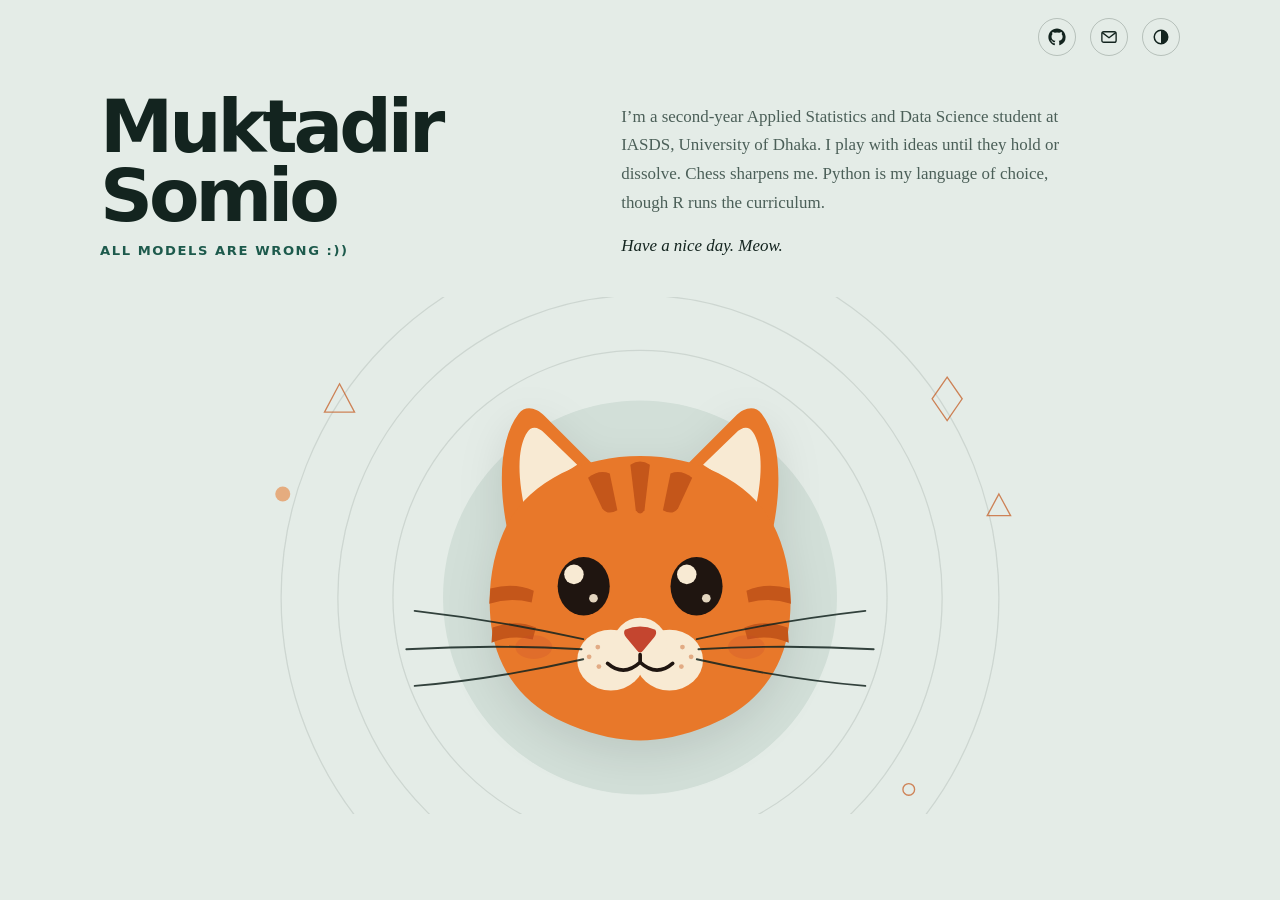
<file: index.html>
<!DOCTYPE html>
<html lang="en">
<head>
<meta charset="utf-8">
<meta name="viewport" content="width=device-width, initial-scale=1, viewport-fit=cover">
<meta name="color-scheme" content="light dark">
<meta name="theme-color" content="#e4ece7">
<script src="js/theme.js"></script>
<title>Muktadir Somio</title>
<meta name="description" content="Muktadir Somio, applied statistics and data science student at the University of Dhaka.">
<meta property="og:title" content="Muktadir Somio">
<meta property="og:description" content="Applied statistics and data science student at the University of Dhaka.">
<link rel="icon" href="data:image/svg+xml,%3Csvg xmlns='http://www.w3.org/2000/svg' viewBox='-132 -176 264 304'%3E%3Cpath d='M-105 -73L-112 -170L-33 -124ZM105 -73L112 -170L33 -124Z' fill='%23e8782a'/%3E%3Ccircle r='128' fill='%23e8782a'/%3E%3Ccircle cx='-50' r='17' fill='%231f1510'/%3E%3Ccircle cx='50' r='17' fill='%231f1510'/%3E%3Cpath d='M-11 30H11L0 44Z' fill='%23c4452f'/%3E%3C/svg%3E">
<link rel="stylesheet" href="css/site.css">
<link rel="stylesheet" href="css/home.css">
<noscript><style>.wsk .wk{animation:none!important;stroke-dashoffset:0!important}</style></noscript>
</head>
<body class="home">
<a class="skip" href="#main">Skip to content</a>

<header class="top">
  <nav class="nav" aria-label="Site links">
    <a class="icon" href="https://github.com/someoww" target="_blank" rel="noopener noreferrer" aria-label="GitHub">
      <svg viewBox="0 0 24 24" aria-hidden="true"><path fill="currentColor" d="M12 .5C5.65.5.5 5.65.5 12c0 5.08 3.29 9.39 7.86 10.91.58.11.79-.25.79-.56v-2.17c-3.2.7-3.87-1.36-3.87-1.36-.52-1.33-1.28-1.68-1.28-1.68-1.05-.72.08-.7.08-.7 1.16.08 1.77 1.19 1.77 1.19 1.03 1.77 2.7 1.26 3.36.96.1-.75.4-1.26.73-1.55-2.55-.29-5.23-1.28-5.23-5.69 0-1.26.45-2.29 1.19-3.1-.12-.29-.52-1.46.11-3.05 0 0 .97-.31 3.18 1.18a11.1 11.1 0 0 1 5.8 0c2.2-1.49 3.17-1.18 3.17-1.18.63 1.59.23 2.76.11 3.05.74.81 1.19 1.84 1.19 3.1 0 4.42-2.69 5.39-5.25 5.68.41.35.78 1.05.78 2.12v3.14c0 .31.21.68.8.56A11.5 11.5 0 0 0 23.5 12C23.5 5.65 18.35.5 12 .5z"/></svg>
    </a>
    <a class="icon" href="mailto:somiomuktadir@gmail.com" aria-label="Email">
      <svg viewBox="0 0 24 24" aria-hidden="true"><rect x="2.5" y="5" width="19" height="14" rx="2.5" fill="none" stroke="currentColor" stroke-width="1.8"/><path d="M3.5 6.5 12 13l8.5-6.5" fill="none" stroke="currentColor" stroke-width="1.8" stroke-linecap="round" stroke-linejoin="round"/></svg>
    </a>
    <button class="mode" id="mode" type="button" role="switch" aria-checked="false" aria-label="Dark mode">
      <svg viewBox="0 0 24 24" aria-hidden="true"><circle cx="12" cy="12" r="9" fill="none" stroke="currentColor" stroke-width="2"/><path d="M12 3a9 9 0 0 1 0 18z" fill="currentColor"/></svg>
    </button>
  </nav>
</header>

<main id="main" class="hero" tabindex="-1">
  <div class="intro">
    <div>
      <h1>Muktadir Somio</h1>
      <p class="role">All models are wrong :))</p>
    </div>
    <div class="intro-text">
      <p>I’m a second-year Applied Statistics and Data Science student at IASDS, University of Dhaka. I play with ideas until they hold or dissolve. Chess sharpens me. Python is my language of choice, though R runs the curriculum.</p>
      <p class="sign">Have a nice day. Meow.</p>
    </div>
  </div>

  <div class="stage">
    <div class="whisk">
      <svg class="halo" viewBox="0 0 1000 620" aria-hidden="true">
        <circle class="disc" cx="500" cy="360" r="236"/>
        <circle class="ring" cx="500" cy="360" r="296"/>
        <circle class="ring" cx="500" cy="360" r="362"/>
        <circle class="ring" cx="500" cy="360" r="430"/>
        <path class="bit" d="M140 104 L158 138 L122 138 Z"/>
        <path class="bit" d="M868 96 L886 122 L868 148 L850 122 Z"/>
        <circle class="bit-solid" cx="72" cy="236" r="9"/>
        <path class="bit" d="M930 236 L944 262 L916 262 Z"/>
        <circle class="bit" cx="822" cy="590" r="7"/>
      </svg>

      <svg class="cat" viewBox="-170 -190 340 380" role="button" tabindex="0" aria-label="Pet the cat">
        <g class="ear ear-l">
          <path d="M-122 -60C-132 -108 -128 -148 -112 -169C-106 -177 -96 -175 -88 -167L-38 -117C-65 -104 -98 -84 -122 -60Z" fill="var(--ginger)"/>
          <path d="M-106 -80C-114 -116 -112 -140 -104 -152C-100 -158 -94 -157 -88 -151L-58 -122C-76 -111 -94 -96 -106 -80Z" fill="var(--cream)"/>
        </g>
        <g class="ear ear-r">
          <path d="M122 -60C132 -108 128 -148 112 -169C106 -177 96 -175 88 -167L38 -117C65 -104 98 -84 122 -60Z" fill="var(--ginger)"/>
          <path d="M106 -80C114 -116 112 -140 104 -152C100 -158 94 -157 88 -151L58 -122C76 -111 94 -96 106 -80Z" fill="var(--cream)"/>
        </g>
        <path class="head" d="M0 -130C52 -130 100 -108 122 -68C138 -38 142 2 136 34C128 76 100 104 64 118C40 128 18 132 0 132C-18 132 -40 128 -64 118C-100 104 -128 76 -136 34C-142 2 -138 -38 -122 -68C-100 -108 -52 -130 0 -130Z" fill="var(--ginger)"/>
        <g fill="var(--ginger-deep)">
          <path d="M-9 -122Q0 -128 9 -122L4 -80Q0 -74 -4 -80Z"/>
          <path d="M-48 -110Q-38 -118 -28 -114L-21 -80Q-30 -75 -35 -82Z"/>
          <path d="M48 -110Q38 -118 28 -114L21 -80Q30 -75 35 -82Z"/>
          <path d="M-138 -8Q-116 -14 -98 -6L-100 5Q-120 0 -139 6Z"/>
          <path d="M-136 28Q-114 20 -96 28L-99 39Q-119 34 -137 42Z"/>
          <path d="M138 -8Q116 -14 98 -6L100 5Q120 0 139 6Z"/>
          <path d="M136 28Q114 20 96 28L99 39Q119 34 137 42Z"/>
        </g>
        <g fill="var(--nose)" opacity=".2">
          <ellipse cx="-98" cy="46" rx="17" ry="11"/>
          <ellipse cx="98" cy="46" rx="17" ry="11"/>
        </g>
        <g fill="var(--cream)">
          <ellipse cx="-27" cy="58" rx="31" ry="28"/>
          <ellipse cx="27" cy="58" rx="31" ry="28"/>
          <circle cy="44" r="25"/>
        </g>
        <g fill="var(--ginger-deep)" opacity=".42">
          <circle cx="-39" cy="46" r="2.2"/>
          <circle cx="-47" cy="55" r="2.2"/>
          <circle cx="-38" cy="64" r="2.2"/>
          <circle cx="39" cy="46" r="2.2"/>
          <circle cx="47" cy="55" r="2.2"/>
          <circle cx="38" cy="64" r="2.2"/>
        </g>
        <path d="M-14 30Q0 24 14 30Q16 33 13 37L3 49Q0 53 -3 49L-13 37Q-16 33 -14 30Z" fill="var(--nose)"/>
        <path d="M0 53V60M0 60Q-15 74 -30 61M0 60Q15 74 30 61" fill="none" stroke="var(--cat-ink)" stroke-width="3.4" stroke-linecap="round" stroke-linejoin="round"/>
        <g class="eyes">
          <g class="eyes-open">
            <ellipse cx="-52" cy="-10" rx="24" ry="27" fill="var(--cat-ink)"/>
            <ellipse cx="52" cy="-10" rx="24" ry="27" fill="var(--cat-ink)"/>
            <circle cx="-61" cy="-21" r="9" fill="var(--cream)"/>
            <circle cx="43" cy="-21" r="9" fill="var(--cream)"/>
            <circle cx="-43" cy="1" r="4" fill="var(--cream)" opacity=".9"/>
            <circle cx="61" cy="1" r="4" fill="var(--cream)" opacity=".9"/>
          </g>
          <g class="eyes-happy" fill="none" stroke="var(--cat-ink)" stroke-width="7" stroke-linecap="round">
            <path d="M-74 2Q-52 -22 -30 2"/><path d="M30 2Q52 -22 74 2"/>
          </g>
        </g>
      </svg>

      <svg class="wsk" viewBox="0 0 1000 620" aria-hidden="true">
        <path class="wk" pathLength="1" d="M432 410C370 396 300 384 230 376"/>
        <path class="wk" pathLength="1" d="M430 422C360 418 290 418 220 422"/>
        <path class="wk" pathLength="1" d="M432 434C370 448 300 460 230 466"/>
        <path class="wk" pathLength="1" d="M568 410C630 396 700 384 770 376"/>
        <path class="wk" pathLength="1" d="M570 422C640 418 710 418 780 422"/>
        <path class="wk" pathLength="1" d="M568 434C630 448 700 460 770 466"/>
      </svg>
    </div>
  </div>
</main>

<script src="js/site.js"></script>
</body>
</html>
</file>
<file: css/site.css>
/* Ginger Pine: a theme drawn from the cat itself.

   ground   #e4ece7  /  #0e1815    mist, deep pine
   ink      #13241f  /  #e7efe9
   ginger   #e8782a  /  #f28a3a    fur
   cream    #f8ead3  /  #f5e3c4    muzzle, inner ears
   pine     #1d5a4c  /  #86cdb8    links and accents

   Geometry: one circle (head), two triangles (ears), a few lines (whiskers).
   Everything else on the site is built from those three.
   Type: a geometric sans for display, a book serif for reading. System fonts only. */

:root{
  color-scheme:light dark;
  --bg:light-dark(#e4ece7,#0e1815);
  --disc:light-dark(#d2dfd8,#172a25);
  --ink:light-dark(#13241f,#e7efe9);
  --muted:light-dark(#4b5f58,#a2b5ad);
  --faint:light-dark(#6f847c,#7a8f86);
  --line:light-dark(rgb(19 36 31 / .22),rgb(231 239 233 / .2));
  --line-soft:light-dark(rgb(19 36 31 / .11),rgb(231 239 233 / .1));
  --accent:light-dark(#1d5a4c,#86cdb8);
  --ginger:light-dark(#e8782a,#f28a3a);
  --ginger-deep:light-dark(#c4561a,#cf6320);
  --cream:light-dark(#f8ead3,#f5e3c4);
  --nose:light-dark(#c4452f,#e0644e);
  --cat-ink:#1f1510;
  --ok:light-dark(#2d7a67,#86cdb8);
  --crit:light-dark(#c4452f,#ff8a70);
  --solid-bg:light-dark(#13241f,#e7efe9);
  --solid-fg:light-dark(#e4ece7,#0e1815);

  --gut:clamp(20px,4vw,40px);
  --sans:'Futura','Avenir Next','Century Gothic','Trebuchet MS',ui-sans-serif,system-ui,sans-serif;
  --serif:'Iowan Old Style','Palatino Linotype',Palatino,'Book Antiqua',Georgia,serif;
  accent-color:var(--accent);
}
:root[data-theme="light"]{color-scheme:light}
:root[data-theme="dark"]{color-scheme:dark}

*,*::before,*::after{box-sizing:border-box}
html{-webkit-text-size-adjust:100%;scroll-padding-top:1rem}
@media (prefers-reduced-motion:no-preference){html{scroll-behavior:smooth}}
body{
  margin:0;min-height:100vh;background:var(--bg);color:var(--ink);
  font:400 1.05rem/1.7 var(--serif);-webkit-font-smoothing:antialiased;overflow-x:clip;
}
h1,h2,h3{margin:0;font-family:var(--sans);text-wrap:balance}
p{margin:0;text-wrap:pretty}
a{color:inherit}
button{font-family:inherit;color:inherit}
img,svg{max-width:100%}
:focus-visible{outline:2px solid var(--accent);outline-offset:3px}
::selection{background:var(--ginger);color:var(--cat-ink)}

.visually-hidden:not(:focus-within,:active){
  position:absolute;clip-path:inset(50%);overflow:hidden;
  width:1px;height:1px;margin:-1px;padding:0;border:0;white-space:nowrap;
}
.skip{
  position:fixed;left:16px;top:12px;z-index:100;padding:10px 14px;
  background:var(--solid-bg);color:var(--solid-fg);text-decoration:none;
  font:700 .85rem/1 var(--sans);translate:0 -200%;
}
.skip:focus{translate:0 0}

/* ---------- header ---------- */
.top{
  max-width:1160px;margin:0 auto;padding:18px var(--gut);
  display:flex;align-items:center;justify-content:space-between;gap:20px;
}
.nav{
  display:flex;align-items:center;gap:clamp(10px,2vw,22px);
  font:600 .9rem/1 var(--sans);
}
.nav a{color:var(--muted);text-decoration:none;transition:color .2s}
.nav a:hover,.nav a:focus-visible{color:var(--ink)}
.nav .icon{
  flex:0 0 auto;display:grid;place-items:center;width:38px;height:38px;
  border:1px solid var(--line);border-radius:50%;color:var(--ink);
  text-decoration:none;transition:border-color .2s,color .2s,transform .2s;
}
.nav .icon svg{display:block;width:18px;height:18px}
.nav .icon:hover,.nav .icon:focus-visible{border-color:var(--accent);color:var(--accent)}
.nav .icon:active{transform:scale(.94)}
.mode{
  flex:0 0 auto;display:grid;place-items:center;width:38px;height:38px;padding:0;
  border:1px solid var(--line);border-radius:50%;background:transparent;
  color:var(--ink);cursor:pointer;transition:border-color .2s,color .2s,transform .2s;
}
.mode svg{width:18px;height:18px;display:block}
.mode:hover,.mode:focus-visible{border-color:var(--accent);color:var(--accent)}
.mode:active{transform:scale(.94)}
:root[data-theme="dark"] .mode svg{transform:rotate(180deg)}

/* ---------- the cat ---------- */
.cat{overflow:visible}
.cat[role="button"]{cursor:pointer;touch-action:manipulation}
.cat .eyes{
  transform:translate(calc(var(--lx,0) * 1px),calc(var(--ly,0) * 1px));
  transition:transform .12s linear;
}
.cat .eyes-open,.cat .eyes-happy{transition:opacity .18s ease}
.cat .eyes-open{transform-box:fill-box;transform-origin:center;animation:cat-blink 6.5s infinite}
.cat.happy .eyes-open{animation:none}
.cat .eyes-happy{opacity:0}
.cat.happy .eyes-open{opacity:0}
.cat.happy .eyes-happy{opacity:1}
@keyframes cat-blink{
  0%,94%,100%{transform:scaleY(1)}
  96%,98%{transform:scaleY(.08)}
}
.cat .ear{transform-box:fill-box;transform-origin:50% 100%;transition:transform .25s ease}
.cat.twitch .ear-l{transform:rotate(-7deg)}
.cat.twitch .ear-r{transform:rotate(7deg)}

/* ---------- footer ---------- */
.foot{
  max-width:1160px;margin:clamp(72px,10vh,110px) auto 0;
  padding:22px var(--gut) 34px;border-top:1px solid var(--line-soft);
  display:flex;flex-wrap:wrap;align-items:baseline;justify-content:space-between;
  gap:8px 24px;font:400 .82rem/1.5 var(--sans);color:var(--muted);
}
.foot p{margin:0}
.foot a{color:var(--ink);text-decoration:none}
.foot a:hover,.foot a:focus-visible{color:var(--accent)}
.copy{
  appearance:none;border:0;background:none;padding:0 0 0 8px;margin-left:2px;
  color:var(--faint);font:inherit;text-decoration:underline;
  text-underline-offset:2px;cursor:pointer;
}
.copy:hover,.copy:focus-visible{color:var(--accent)}
.copy[data-copied]{color:var(--ok)}
.copy[data-failed]{color:var(--crit)}

@media (max-width:620px){
  .top{padding:14px var(--gut);gap:12px}
  .nav{gap:8px;font-size:.82rem}
  .nav .icon,.mode{width:34px;height:34px}
  .foot{margin-top:56px}
}

@media (prefers-reduced-motion:reduce){
  .cat .eyes,.cat .ear,.cat .eyes-open,.cat .eyes-happy{transition:none}
  .cat .eyes-open{animation:none}
  .mode,.nav a,.nav .icon{transition:none}
  .nav .icon:active{transform:none}
}
</file>
<file: css/home.css>
/* Home: the cat is the page. */

.home .top{justify-content:flex-end}
.home .nav{gap:clamp(8px,1.6vw,14px)}
.hero{max-width:1160px;margin:0 auto;padding:0 var(--gut);display:flex;flex-direction:column}

/* The stage is sized from the cat's width so every layer stays in proportion.
   The whisker layer is 2.262 cat-widths wide; on a phone it simply runs off the edges. */
.stage{
  --cat-w:clamp(210px,min(34vw,41vh),440px);
  position:relative;height:calc(var(--cat-w) * 1.4027);overflow-x:clip;
}
.whisk{
  position:absolute;left:50%;top:0;translate:-50% 0;
  width:calc(var(--cat-w) * 2.262);aspect-ratio:1000 / 620;
}
.whisk > svg{position:absolute;display:block}
.halo,.wsk{inset:0;width:100%;height:100%;overflow:hidden}
.wsk{pointer-events:none}
.whisk .cat{
  left:27.9%;top:18.2%;width:44.2%;height:auto;
  filter:drop-shadow(0 14px 22px rgb(0 0 0 / .10));
}

.halo .disc{fill:var(--disc)}
.halo .ring{fill:none;stroke:var(--line-soft);stroke-width:1.5}
.halo .bit{fill:none;stroke:var(--ginger-deep);stroke-width:1.6;opacity:.7}
.halo .bit-solid{fill:var(--ginger);opacity:.55}

/* whiskers */
.wsk .wk{fill:none;stroke:var(--ink);stroke-width:2.2;stroke-linecap:round;opacity:.85}

/* one orchestrated moment: the whiskers grow out of the face */
@media (prefers-reduced-motion:no-preference){
  .wsk .wk{stroke-dasharray:1 1.01;stroke-dashoffset:1;animation:grow 1s cubic-bezier(.22,1,.36,1) .25s forwards}
  .wsk .wk:nth-child(2){animation-delay:.35s}
  .wsk .wk:nth-child(3){animation-delay:.45s}
  .wsk .wk:nth-child(4){animation-delay:.3s}
  .wsk .wk:nth-child(5){animation-delay:.4s}
  .wsk .wk:nth-child(6){animation-delay:.5s}
}
@keyframes grow{to{stroke-dashoffset:0}}

/* the name and a few lines */
.intro{
  display:grid;grid-template-columns:minmax(0,.9fr) minmax(0,1.1fr);
  gap:clamp(24px,5vw,72px);align-items:end;
  padding:clamp(10px,2vh,28px) 0 clamp(18px,4vh,40px);
}
.intro h1{
  font-size:clamp(2.2rem,1rem + 5vw,4.6rem);line-height:.94;letter-spacing:-.055em;
}
.role{
  margin-top:12px;font:600 .82rem/1.4 var(--sans);
  letter-spacing:.12em;text-transform:uppercase;color:var(--accent);
}
.intro-text{max-width:52ch;color:var(--muted);font-size:clamp(.98rem,.94rem + .2vw,1.06rem)}
.intro-text p + p{margin-top:14px}
.sign{color:var(--ink);font-style:italic}

@media (max-width:760px){
  .intro{grid-template-columns:1fr;gap:22px;align-items:start;padding-top:4px}
  .stage{--cat-w:clamp(190px,min(58vw,38vh),340px)}
}
</file>
